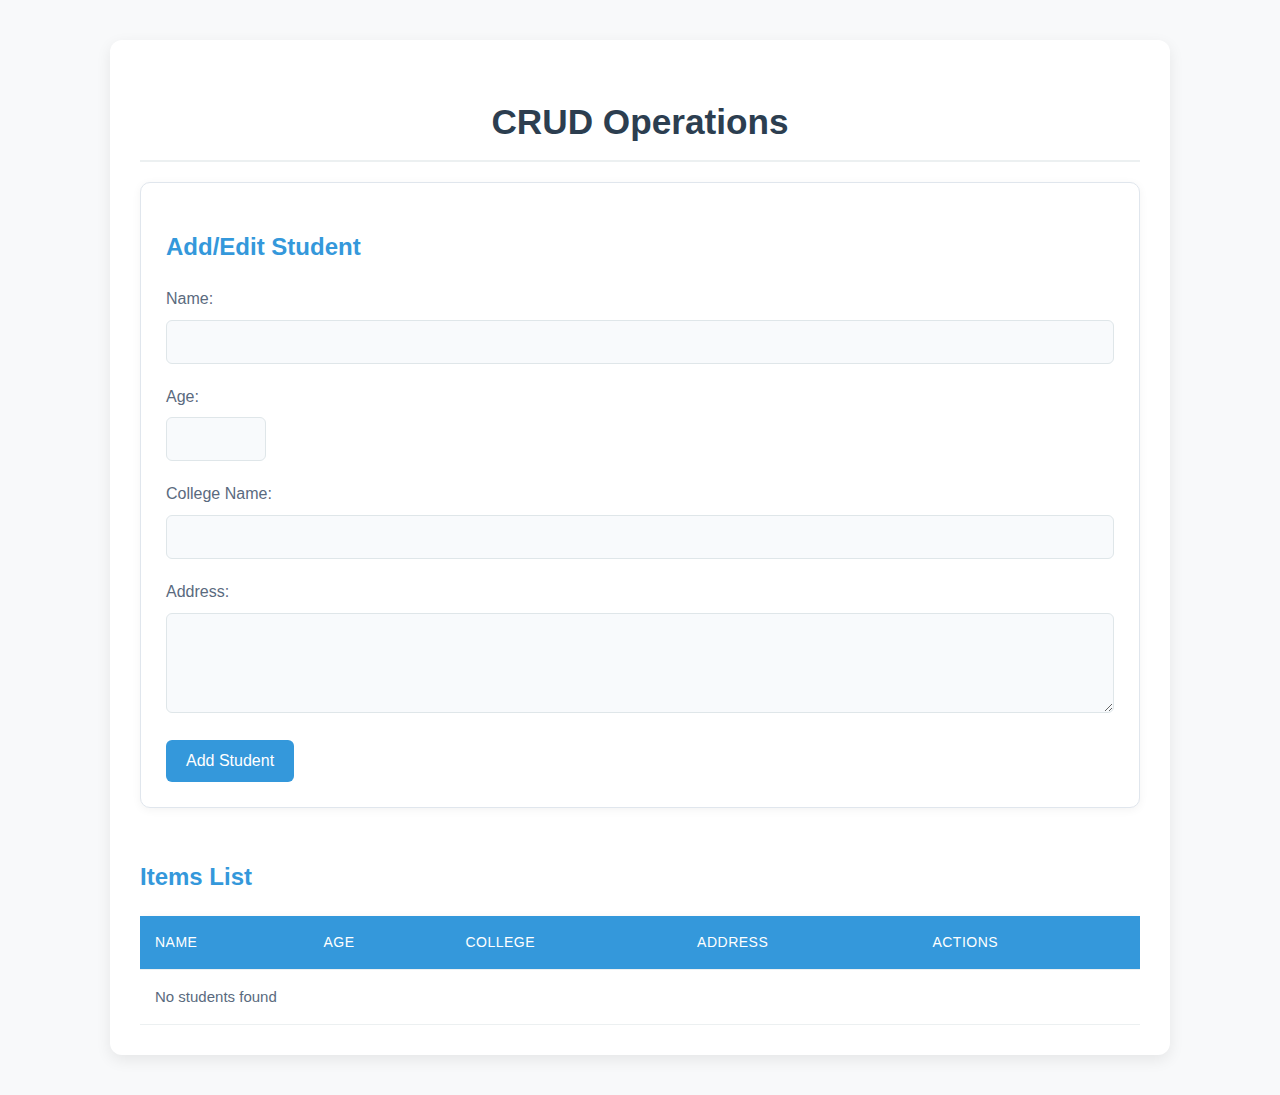
<file: CRUD Application 1/index.html>
<!DOCTYPE html>
<html lang="en">

<head>
    <meta charset="UTF-8">
    <meta name="viewport" content="width=device-width, initial-scale=1.0">
    <title>Basic CRUD App</title>
    <link rel="stylesheet" href="style.css">
</head>

<body>
    <div class="container">
        <h1>CRUD Operations</h1>

        <!-- Create Form -->
        <div class="form-container">
            <h2>Add/Edit Student</h2>
            <form id="itemForm">
                <input type="hidden" id="itemId">
                <div class="form-group">
                    <label for="itemName">Name:</label>
                    <input type="text" id="itemName" >
                </div>
                <div class="form-group">
                    <label for="itemAge">Age:</label>
                    <input type="number" id="itemAge" >
                </div>
                <div class="form-group">
                    <label for="itemCollege">College Name:</label>
                    <input type="text" id="itemCollege" >
                </div>
                <div class="form-group">
                    <label for="itemAddress">Address:</label>
                    <textarea id="itemAddress" rows="3" ></textarea>
                </div>
                <button type="submit" id="submitBtn">Add Student</button>
                <button type="button" id="cancelBtn" style="display: none;">Cancel</button>
            </form>
        </div>

        <!-- Items List -->
        <div class="items-container">
            <h2>Items List</h2>
            <table id="itemsTable">
                <thead>
                    <tr>
                        <th>Name</th>
                        <th>Age</th>
                        <th>College</th>
                        <th>Address</th>
                        <th>Actions</th>
                    </tr>
                </thead>
                <tbody id="itemsList"></tbody>
            </table>
        </div>
    </div>

    <script src="script.js"></script>
</body>

</html>
</file>
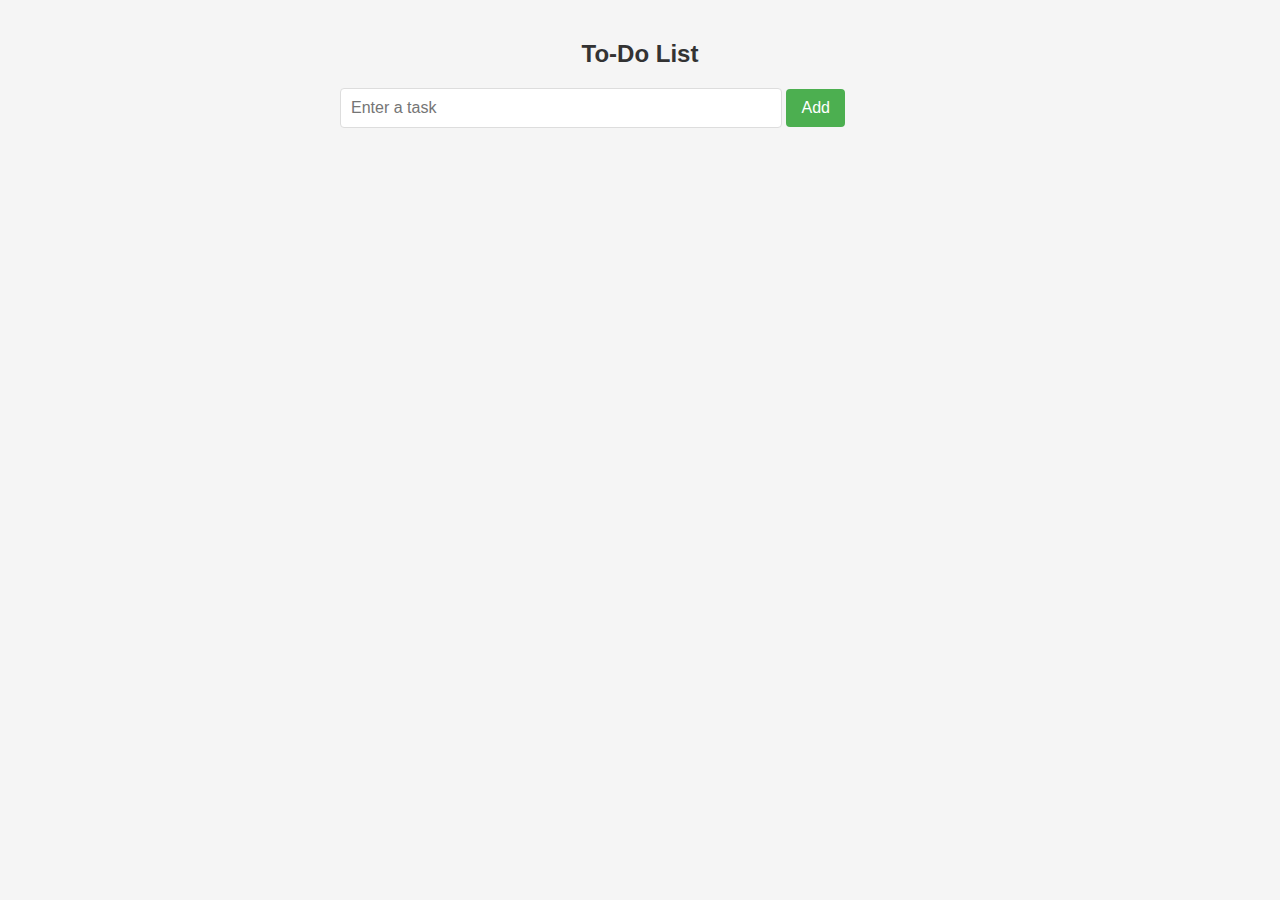
<file: ToDo List/index.html>
<!DOCTYPE html>
<html>

<head>
    <title>Simple To-Do List</title>
    <link rel="stylesheet" href="style.css">
</head>

<body>
    <h2>To-Do List</h2>
    <input type="text" id="taskInput" placeholder="Enter a task">
    <button onclick="addTask()">Add</button>

    <ul id="taskList"></ul>

<script src="script.js"></script>
</body>

</html>
</file>
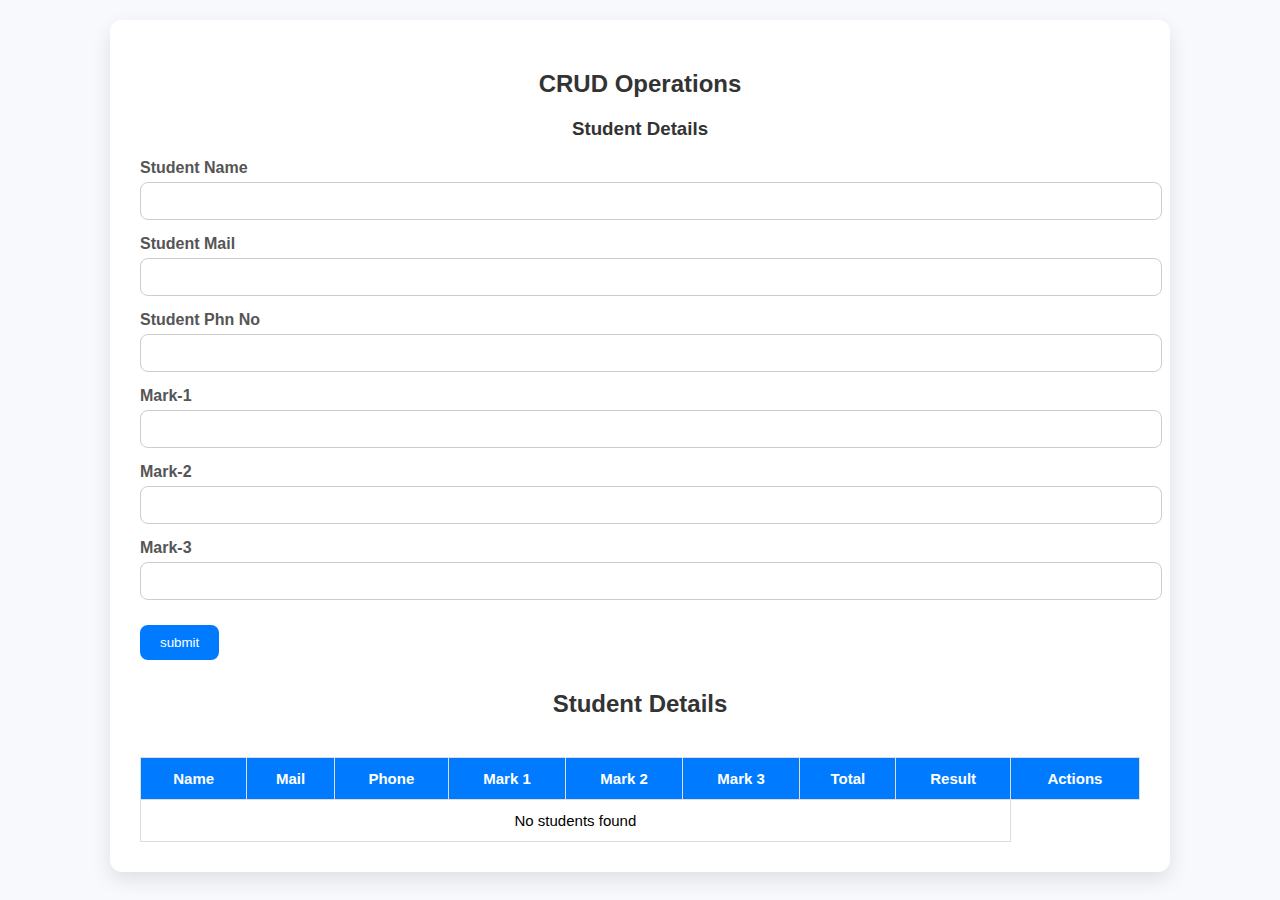
<file: CRUD Application 2/index2.html>
<!DOCTYPE html>
<html lang="en">

<head>
    <meta charset="UTF-8">
    <meta name="viewport" content="width=device-width, initial-scale=1.0">
    <title>Students CRUD App</title>
    <link rel="stylesheet" href="style2.css">
</head>

<body>
    <div class="container">
        <h2>CRUD Operations</h2>
        <div class="form-container">
            <h3>Student Details</h3>
            <form id="stdforms">
                <input type="hidden" id="stdId">
                <div class="form-group">
                    <label for="stdName">Student Name</label>
                    <input id="stdName" type="text">
                </div>
                <div class="form-group">
                    <label for="stdMail">Student Mail</label>
                    <input id="stdMail" type="email">
                </div>
                <div class="form-group">
                    <label for="stdPhnNo">Student Phn No</label>
                    <input id="stdPhnNo" type="text">
                </div>
                <div class="form-group">
                    <label for="stdMark1">Mark-1</label>
                    <input id="stdMark1" type="number" min="0" max="100">
                </div>
                <div class="form-group">
                    <label for="stdMark2">Mark-2</label>
                    <input id="stdMark2" type="number" min="0" max="100">
                </div>
                <div class="form-group">
                    <label for="stdMark3">Mark-3</label>
                    <input id="stdMark3" type="number" min="0" max="100">
                </div>
                <button type="submit" id="submitBtn">submit</button>
                <button type="button" id="cancelBtn" style="display: none;">Cancel</button>
            </form>
        </div>
        <div class="table-container">
            <h2>Student Details</h2>
            <div class="table-wrapper">

                <table id="table">
                    <thead>
                        <tr>
                            <th>Name</th>
                            <th>Mail</th>
                            <th>Phone</th>
                            <th>Mark 1</th>
                            <th>Mark 2</th>
                            <th>Mark 3</th>
                            <th>Total</th>
                            <th>Result</th>
                            <th>Actions</th>
                        </tr>
                    </thead>
                    <tbody id="stdlist"></tbody>
                </table>
            </div>
        </div>
    </div>
    <script src="script2.js"></script>

</body>

</html>
</file>
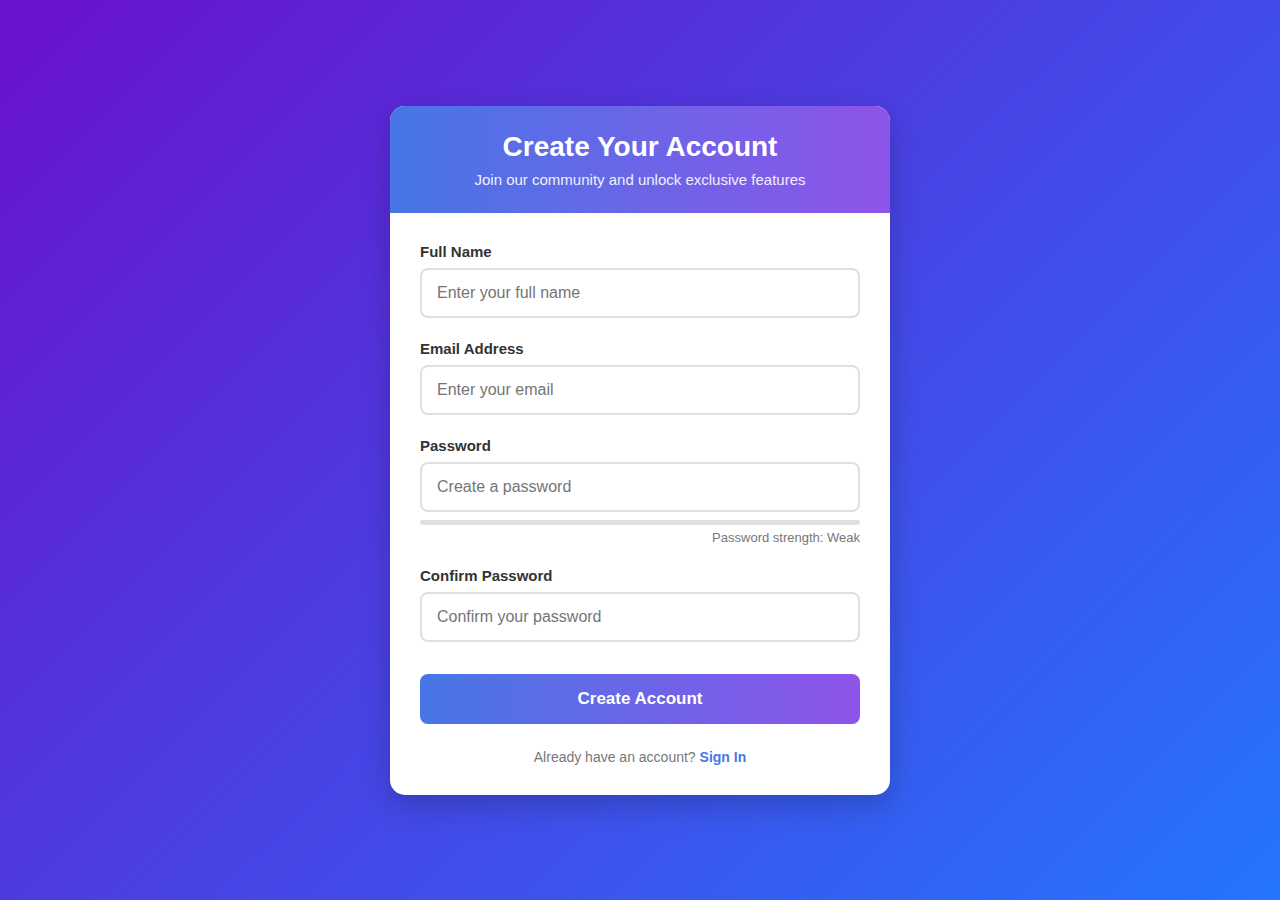
<file: Form Validation/index2.html>
<!DOCTYPE html>
<html lang="en">

<head>
    <meta charset="UTF-8">
    <meta name="viewport" content="width=device-width, initial-scale=1.0">
    <link rel="stylesheet" href="style2.css">
    <title>Form Validation Example</title>
</head>

<body>
    <div class="container">
        <div class="header">
            <h1>Create Your Account</h1>
            <p>Join our community and unlock exclusive features</p>
        </div>

        <div class="form-container">
            <form id="registrationForm">
                <div class="form-group">
                    <label for="name">Full Name</label>
                    <input type="text" id="name" placeholder="Enter your full name">
                    <span class="error">Full name must be at least 3 characters</span>
                    <span class="error-icon">✘</span>
                    <span class="success-icon">✓</span>
                </div>

                <div class="form-group">
                    <label for="email">Email Address</label>
                    <input type="email" id="email" placeholder="Enter your email">
                    <span class="error">Please enter a valid email address</span>
                    <span class="error-icon">✘</span>
                    <span class="success-icon">✓</span>
                </div>

                <div class="form-group">
                    <label for="password">Password</label>
                    <input type="password" id="password" placeholder="Create a password">
                    <div class="password-strength">
                        <div class="password-strength-meter" id="passwordStrength"></div>
                    </div>
                    <div class="password-strength-text" id="passwordText">Password strength: Weak</div>
                    <span class="error">Password must be at least 8 characters</span>
                    <span class="error-icon">✘</span>
                    <span class="success-icon">✓</span>
                </div>

                <div class="form-group">
                    <label for="confirmPassword">Confirm Password</label>
                    <input type="password" id="confirmPassword" placeholder="Confirm your password">
                    <span class="error">Passwords do not match</span>
                    <span class="error-icon">✘</span>
                    <span class="success-icon">✓</span>
                </div>

                <button type="submit" class="btn-submit">Create Account</button>
            </form>

            <div class="form-footer">
                Already have an account? <a href="#">Sign In</a>
            </div>
        </div>
    </div>
    <script src="script2.js"></script>
</body>

</html>
</file>
<file: CRUD Application 1/style.css>
body {
    font-family: 'Segoe UI', Tahoma, Geneva, Verdana, sans-serif;
    margin: 0;
    padding: 0;
    background-color: #f8f9fa;
    color: #333;
    line-height: 1.6;
}

.container {
    max-width: 1000px;
    margin: 40px auto;
    background-color: white;
    padding: 30px;
    border-radius: 12px;
    box-shadow: 0 5px 15px rgba(0, 0, 0, 0.08);
}

h1, h2 {
    color: #2c3e50;
    font-weight: 600;
    margin-bottom: 20px;
}

h1 {
    font-size: 2.2rem;
    border-bottom: 2px solid #ecf0f1;
    padding-bottom: 10px;
    text-align: center;
}

h2 {
    font-size: 1.5rem;
    color: #3498db;
}

.form-container {
    background-color: white;
    padding: 25px;
    border-radius: 10px;
    margin-bottom: 30px;
    box-shadow: 0 2px 10px rgba(0, 0, 0, 0.05);
    border: 1px solid #e0e6ed;
}

.form-group {
    margin-bottom: 20px;
}

label {
    display: block;
    margin-bottom: 8px;
    font-weight: 500;
    color: #5a6a7e;
}

input[type="text"],
input[type="number"],
textarea,
select {
    width: 100%;
    padding: 12px 15px;
    border: 1px solid #dfe6e9;
    border-radius: 6px;
    font-size: 16px;
    box-sizing: border-box;
    transition: all 0.3s ease;
    background-color: #f8fafc;
}

input[type="text"]:focus,
input[type="number"]:focus,
textarea:focus {
    border-color: #3498db;
    box-shadow: 0 0 0 3px rgba(52, 152, 219, 0.1);
    outline: none;
    background-color: white;
}

/* Specific age input styling */
#itemAge {
    width: 100px;
}

textarea {
    min-height: 100px;
    resize: vertical;
}

button {
    padding: 12px 20px;
    border: none;
    border-radius: 6px;
    cursor: pointer;
    font-size: 16px;
    font-weight: 500;
    transition: all 0.3s ease;
    margin-right: 10px;
}

#submitBtn {
    background-color: #3498db;
    color: white;
}

#submitBtn:hover {
    background-color: #2980b9;
    transform: translateY(-1px);
}

#cancelBtn {
    background-color: #e74c3c;
    color: white;
}

#cancelBtn:hover {
    background-color: #c0392b;
}

.action-btn {
    padding: 8px 15px;
    font-size: 14px;
    margin-right: 5px;
}

.edit-btn {
    background-color: #2ecc71;
    color: white;
}

.edit-btn:hover {
    background-color: #27ae60;
}

.delete-btn {
    background-color: #e74c3c;
    color: white;
}

.delete-btn:hover {
    background-color: #c0392b;
}
.items-container {
    overflow-x: auto;
    margin-top: 30px;
}

table {
    width: 100%;
    border-collapse: collapse;
    margin-top: 20px;
    font-size: 15px;
    box-shadow: 0 2px 10px rgba(0, 0, 0, 0.05);
}

th, td {
    padding: 15px;
    text-align: left;
    border-bottom: 1px solid #ecf0f1;
}

th {
    background-color: #3498db;
    color: white;
    font-weight: 500;
    text-transform: uppercase;
    font-size: 14px;
    letter-spacing: 0.5px;
}

tr:nth-child(even) {
    background-color: #f8fafc;
}

tr:hover {
    background-color: #f1f7fd;
}

td {
    color: #5a6a7e;
}
@media (max-width: 768px) {
    .container {
        padding: 20px;
        margin: 20px;
    }
    
    .form-container {
        padding: 20px;
    }
    
    
    #cancelBtn {
        margin-right: 0;
    }
}
/* Add subtle animations */
.container {
    animation: fadeIn 0.5s ease-out;
}

@keyframes fadeIn {
    from { opacity: 0; transform: translateY(10px); }
    to { opacity: 1; transform: translateY(0); }
}

button {
    transition: all 0.2s ease;
}

button:hover {
    transform: translateY(-2px);
    box-shadow: 0 4px 8px rgba(0, 0, 0, 0.1);
}
</file>
<file: ToDo List/style.css>
body {
            font-family: 'Arial', sans-serif;
            max-width: 600px;
            margin: 0 auto;
            padding: 20px;
            background-color: #f5f5f5;
        }
        
        h2 {
            color: #333;
            text-align: center;
            margin-bottom: 20px;
        }
        
        #taskInput {
            width: 70%;
            padding: 10px;
            font-size: 16px;
            border: 1px solid #ddd;
            border-radius: 4px;
            outline: none;
        }
        
        button {
            padding: 10px 15px;
            background-color: #4CAF50;
            color: white;
            border: none;
            border-radius: 4px;
            cursor: pointer;
            font-size: 16px;
            transition: background-color 0.3s;
        }
        
        button:hover {
            background-color: #45a049;
        }
        
        #taskList {
            list-style-type: none;
            padding: 0;
            margin-top: 20px;
        }
        
        #taskList li {
            background-color: white;
            padding: 12px;
            margin-bottom: 8px;
            border-radius: 4px;
            display: flex;
            justify-content: space-between;
            align-items: center;
            box-shadow: 0 2px 4px rgba(0, 0, 0, 0.1);
        }
        
        #taskList li button {
            background-color: #f44336;
            padding: 6px 10px;
            font-size: 14px;
        }
        
        #taskList li button:hover {
            background-color: #d32f2f;
        }
        
        @media (max-width: 600px) {
            #taskInput {
                width: 60%;
            }
        }
</file>
<file: CRUD Application 2/style2.css>
body {
    font-family: 'Segoe UI', Tahoma, Geneva, Verdana, sans-serif;
    background: #f7f9fc;
    margin: 0;
    padding: 20px;
}

.container {
    max-width: 1000px;
    margin: auto;
    background: #fff;
    padding: 30px;
    border-radius: 12px;
    box-shadow: 0 8px 20px rgba(0, 0, 0, 0.1);
}

h2,
h3 {
    text-align: center;
    color: #333;
}

.form-container {
    margin-bottom: 30px;
}

.form-group {
    margin-bottom: 15px;
}

label {
    display: block;
    margin-bottom: 5px;
    font-weight: 600;
    color: #555;
}

input[type="text"],
input[type="email"],
input[type="number"] {
    width: 100%;
    padding: 10px;
    border: 1px solid #ccc;
    border-radius: 8px;
    font-size: 14px;
    transition: 0.2s ease;
}

input:focus {
    border-color: #007BFF;
    outline: none;
}

button {
    padding: 10px 20px;
    margin-top: 10px;
    background-color: #007BFF;
    color: white;
    border: none;
    border-radius: 8px;
    cursor: pointer;
    transition: background 0.3s ease;
}

button:hover {
    background-color: #0056b3;
}

button.delete-btn {
    background-color: #dc3545;
}

button.delete-btn:hover {
    background-color: #a71d2a;
}

button.edit-btn {
    background-color: #28a745;
}

button.edit-btn:hover {
    background-color: #1e7e34;
}

button#cancelBtn {
    background-color: #6c757d;
}

.table-container table {
    width: 100%;
    border-collapse: collapse;
    margin-top: 20px;
    font-size: 15px;
}

table thead {
    background-color: #007BFF;
    color: white;
}

table th,
table td {
    padding: 12px;
    text-align: center;
    border: 1px solid #ddd;
}

table tbody tr:nth-child(even) {
    background-color: #f2f2f2;
}

table tbody tr:hover {
    background-color: #e9f3ff;
}

/* Pass/Fail visual cues */
td.pass {
    background-color: #d4edda;
    color: #155724;
    font-weight: bold;
}

td.fail {
    background-color: #f8d7da;
    color: #721c24;
    font-weight: bold;
}

.table-wrapper {
    width: 100%;
    overflow-x: auto;
    -webkit-overflow-scrolling: touch;
    /* Smooth scrolling on iOS */
}

table {
    min-width: 900px;
    /* Prevent squishing on small screens */
}
</file>
<file: Form Validation/style2.css>
* {
            margin: 0;
            padding: 0;
            box-sizing: border-box;
            font-family: 'Segoe UI', Tahoma, Geneva, Verdana, sans-serif;
        }

        body {
            background: linear-gradient(135deg, #6a11cb 0%, #2575fc 100%);
            min-height: 100vh;
            display: flex;
            justify-content: center;
            align-items: center;
            padding: 20px;
        }

        .container {
            width: 100%;
            max-width: 500px;
            background-color: #fff;
            border-radius: 15px;
            box-shadow: 0 10px 30px rgba(0, 0, 0, 0.2);
            overflow: hidden;
        }

        .header {
            background: linear-gradient(to right, #4776E6, #8E54E9);
            color: white;
            text-align: center;
            padding: 25px 20px;
        }

        .header h1 {
            font-size: 28px;
            margin-bottom: 8px;
        }

        .header p {
            font-size: 15px;
            opacity: 0.9;
        }

        .form-container {
            padding: 30px;
        }

        .form-group {
            margin-bottom: 22px;
            position: relative;
        }

        .form-group label {
            display: block;
            margin-bottom: 8px;
            font-weight: 600;
            color: #333;
            font-size: 15px;
        }

        .form-group input {
            width: 100%;
            padding: 14px 15px;
            border: 2px solid #e0e0e0;
            border-radius: 8px;
            font-size: 16px;
            transition: all 0.3s ease;
        }

        .form-group input:focus {
            border-color: #4776E6;
            outline: none;
            box-shadow: 0 0 0 3px rgba(71, 118, 230, 0.2);
        }

        .form-group .error {
            color: #e74c3c;
            font-size: 14px;
            margin-top: 6px;
            display: none;
        }

        .form-group.success input {
            border-color: #2ecc71;
        }

        .form-group.error input {
            border-color: #e74c3c;
        }

        .form-group .error-icon {
            position: absolute;
            right: 15px;
            top: 38px;
            color: #e74c3c;
            display: none;
        }

        .form-group.error .error-icon {
            display: block;
        }

        .form-group .success-icon {
            position: absolute;
            right: 15px;
            top: 38px;
            color: #2ecc71;
            display: none;
        }

        .form-group.success .success-icon {
            display: block;
        }

        .password-strength {
            height: 5px;
            background-color: #e0e0e0;
            border-radius: 5px;
            margin-top: 8px;
            overflow: hidden;
        }

        .password-strength-meter {
            height: 100%;
            width: 0%;
            background-color: #e74c3c;
            border-radius: 5px;
            transition: width 0.3s ease, background-color 0.3s ease;
        }

        .password-strength-text {
            font-size: 13px;
            margin-top: 5px;
            text-align: right;
            color: #777;
        }

        .btn-submit {
            background: linear-gradient(to right, #4776E6, #8E54E9);
            color: white;
            border: none;
            padding: 15px;
            width: 100%;
            border-radius: 8px;
            font-size: 17px;
            font-weight: 600;
            cursor: pointer;
            transition: transform 0.2s, box-shadow 0.2s;
            margin-top: 10px;
        }

        .btn-submit:hover {
            transform: translateY(-2px);
            box-shadow: 0 5px 15px rgba(0, 0, 0, 0.15);
        }

        .btn-submit:active {
            transform: translateY(0);
        }

        .form-footer {
            text-align: center;
            margin-top: 25px;
            font-size: 14px;
            color: #777;
        }

        .form-footer a {
            color: #4776E6;
            text-decoration: none;
            font-weight: 600;
        }

        @media (max-width: 500px) {
            .container {
                border-radius: 10px;
            }

            .header {
                padding: 20px 15px;
            }

            .form-container {
                padding: 25px 20px;
            }
        }
</file>
